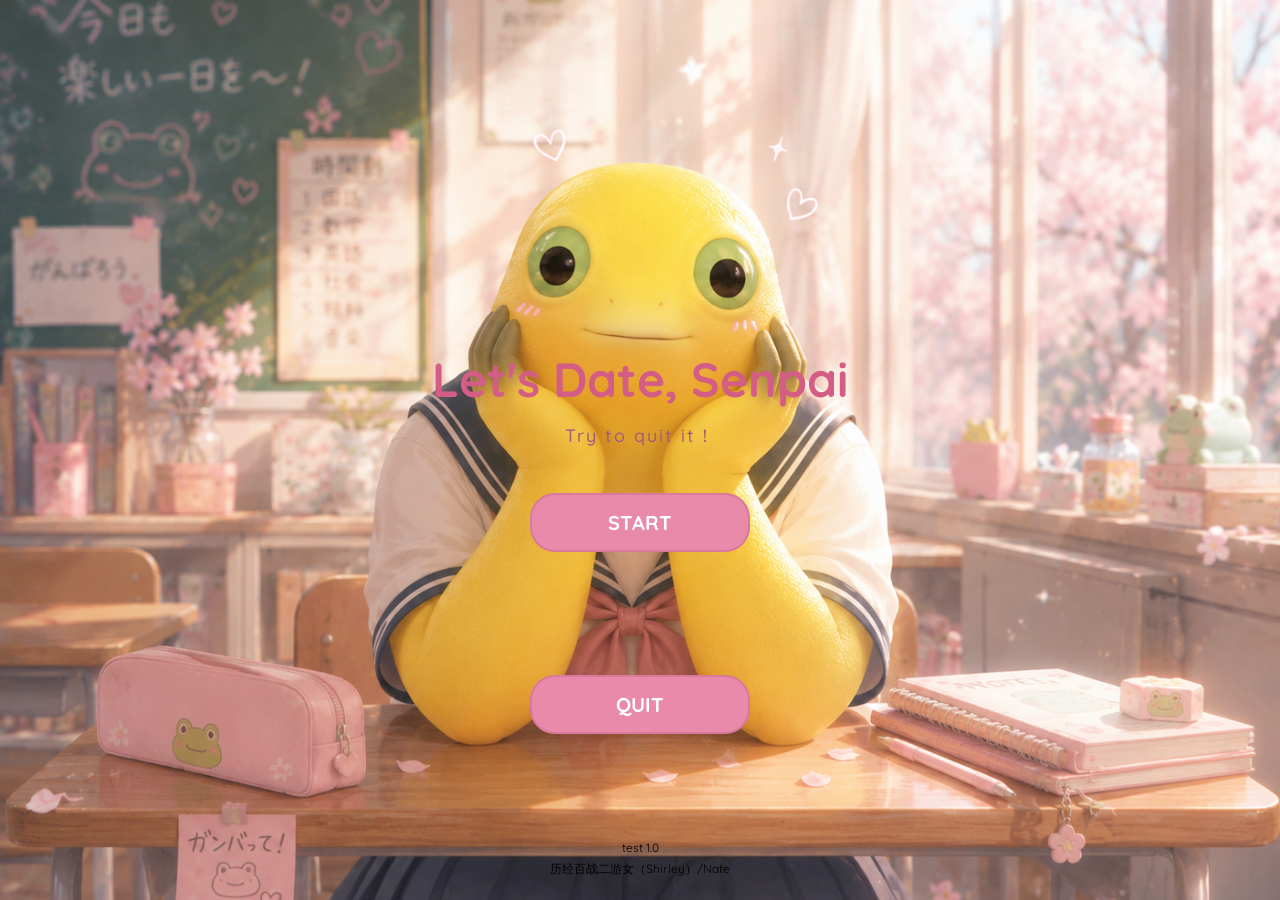
<file: index.html>
<!DOCTYPE html>
<html>

<head>
    <title>Let's Date, Senpai</title>
    <link rel="stylesheet" href="style.css">
</head>

<body>
    <div class="game-container">
        <div class="title-box">
            <h1>Let's Date, Senpai</h1>
            <p>Try to quit it！</p>
        </div>
        <div class="menu">
            <a href="chapter1.html" class="menu-button">
                START
            </a>
            <button id="load-btn">
            QUIT
            </button>
        </div>
        <div class="footer">
            <p>test 1.0</p>
            <p>历经百战二游女（Shirley）/Nate</p>

        </div>

    </div>


    <script>
    const button = document.getElementById('load-btn');

    button.onmouseover = function() {

        const maxX = window.innerWidth - button.offsetWidth;
        const maxY = window.innerHeight - button.offsetHeight;

        const randomX = Math.floor(Math.random() * maxX);
        const randomY = Math.floor(Math.random() * maxY);

        button.style.left = randomX + 'px';
        button.style.top = randomY + 'px';

    };
</script>

</body>
</html>
</file>
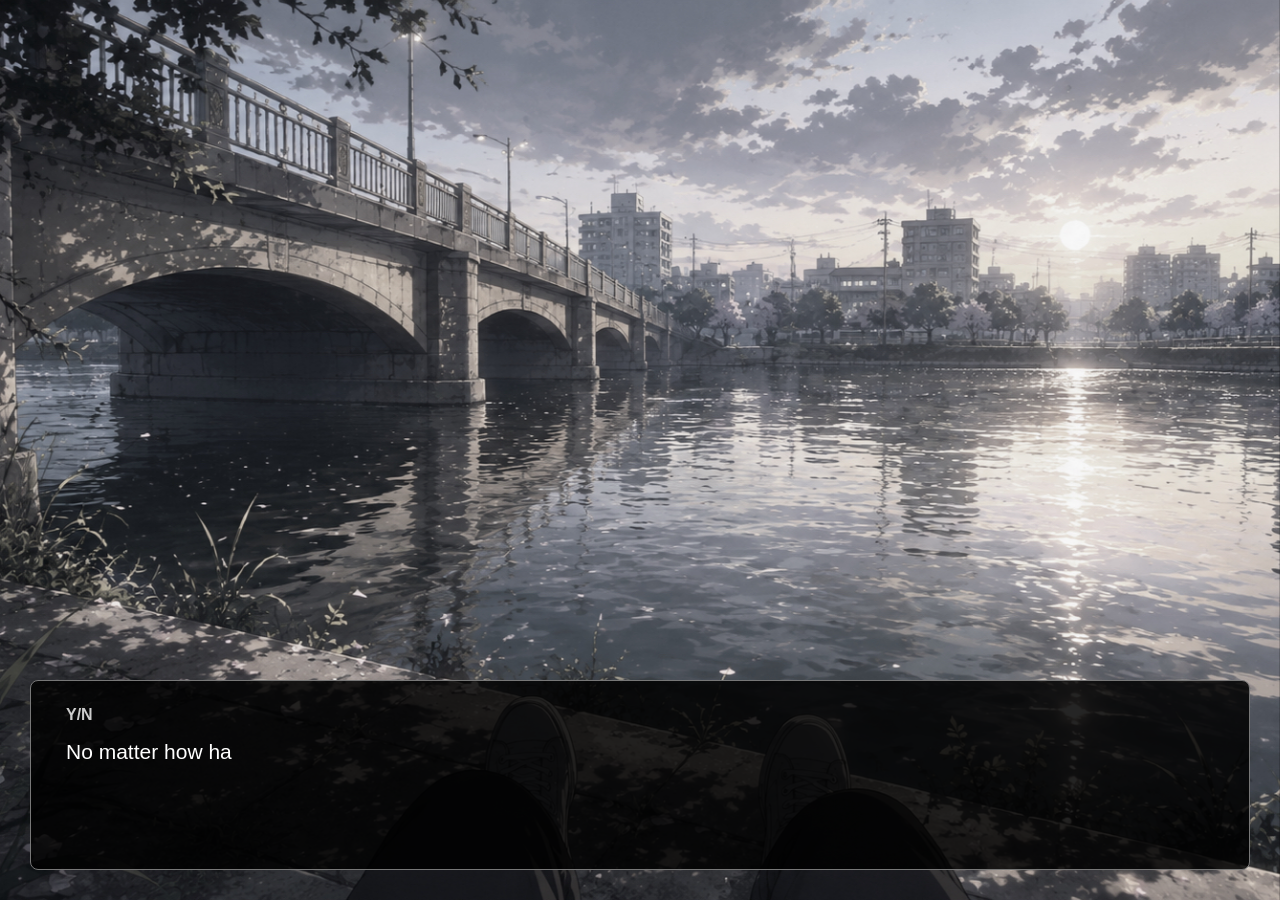
<file: chapter1-2.html>
<!DOCTYPE html>
<html>

<head>
    <meta charset="UTF-8">
    <title>Chapter 1 - Let's Date, Senpai</title>

    <style>

        * {
            margin: 0;
            padding: 0;
            box-sizing: border-box;
        }

        body {
            background-color: black;
            font-family: 'Quicksand', sans-serif;
            color: white;
        }

        .background {
            position: fixed;
            top: 0;
            left: 0;

            width: 100%;
            height: 100vh;

            background-image: url("bg1.jpg");

            background-size: cover;
            background-position: center;
            background-repeat: no-repeat;

            filter: none;

            z-index: -1;
        }

        .story-screen {
            width: 100%;
            height: 100vh;

            display: flex;
            flex-direction: column;
            justify-content: flex-end;

            padding: 30px;
        }

        .dialogue-box {
            width: 100%;
            min-height: 190px;

            background-color: rgba(0, 0, 0, 0.85);

            border: 1px solid #777777;
            border-radius: 8px;

            padding: 25px 35px;

            display: flex;
            flex-direction: column;
            gap: 12px;
        }

        .speaker {
            color: #cccccc;
            font-size: 16px;
            font-weight: bold;
        }

        .english {
            color: white;
            font-size: 21px;
            line-height: 1.5;
        }

        .chinese {
            color: #999999;
            font-size: 14px;
            line-height: 1.5;
        }

        .button-area {
            display: none;
            justify-content: flex-end;
            margin-top: 8px;
        }

        .next-button {
            padding: 10px 25px;

            color: white;
            background-color: #333333;
            border: 1px solid #aaaaaa;
            border-radius: 5px;

            font-size: 15px;
            cursor: pointer;
            transition: 0.3s;
        }

        .next-button:hover {
            background-color: white;
            color: black;
        }

    </style>

</head>

<body>

    <div class="background"></div>

    <div class="story-screen">

        <div class="dialogue-box">

            <p class="speaker" id="speaker">Y/N</p>

            <p class="english" id="english"></p>

            <p class="chinese" id="chinese"></p>

            <div class="button-area" id="button-area">

                <button class="next-button" id="next-button" onclick="nextText()">
                    Continue / 继续
                </button>

            </div>

        </div>

    </div>


    <script>

        let page = 1;

        let speed = 60;

        let englishText = "";
        let chineseText = "";

        function typeText() {

            let englishIndex = 0;
            let chineseIndex = 0;

            document.getElementById("english").innerHTML = "";
            document.getElementById("chinese").innerHTML = "";

            document.getElementById("button-area").style.display = "none";

            let englishTimer = setInterval(function() {

                document.getElementById("english").innerHTML +=
                    englishText.charAt(englishIndex);

                englishIndex++;

                if (englishIndex >= englishText.length) {

                    clearInterval(englishTimer);

                    let chineseTimer = setInterval(function() {

                        document.getElementById("chinese").innerHTML +=
                            chineseText.charAt(chineseIndex);

                        chineseIndex++;

                        if (chineseIndex >= chineseText.length) {

                            clearInterval(chineseTimer);

                            document.getElementById("button-area").style.display = "flex";

                        }

                    }, speed);

                }

            }, speed);

        }

        function nextText() {

            if (page == 1) {

                document.getElementById("speaker").innerHTML = "???";

                englishText =
                    "Y/N, what are you thinking about? Why so gloomy?";

                chineseText =
                    "Y/N，在想什么呢？怎么闷闷不乐的？";

                document.getElementById("next-button").innerHTML =
                    "Look up / 抬头看";

                page = 2;

                typeText();

            }

            else if (page == 2) {

                window.location.href = "chapter1-3.html";

            }

        }

        englishText =
            "No matter how hard I try, I'll probably always be just an ordinary person.";

        chineseText =
            "无论我再怎么努力，我大概也只会是一个平平无奇的人吧。";

        typeText();

    </script>

</body>

</html>
</file>
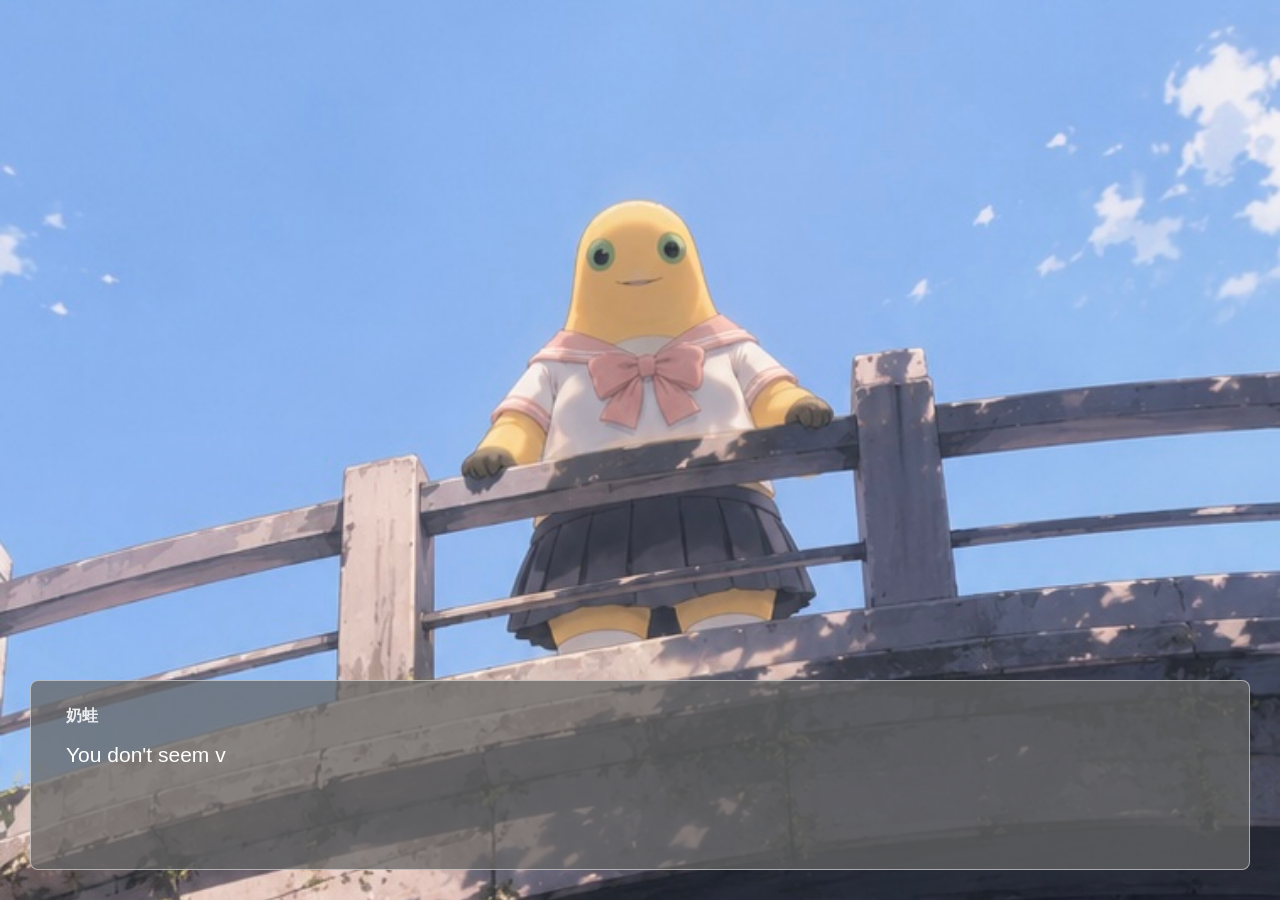
<file: chapter1-3.html>
<!DOCTYPE html>
<html>
<head>
<meta charset="UTF-8">
<title>Chapter 1 - Let's Date, Senpai</title>

<style>

* {
    margin: 0;
    padding: 0;
    box-sizing: border-box;
}

body {
    background-color: black;
    font-family: 'Quicksand', sans-serif;
    color: white;
}

.background {
    position: fixed;
    width: 100%;
    height: 100vh;

    background-image: url("bg2.png");

    background-size: cover;
    background-position: center;
    background-repeat: no-repeat;

    filter: none;

    z-index: -1;
}

.story-screen {
    width: 100%;
    height: 100vh;

    display: flex;
    flex-direction: column;
    justify-content: flex-end;

    padding: 30px;
}

.dialogue-box {
    width: 100%;
    min-height: 190px;

    background-color: rgba(100, 100, 100, 0.75);

    border: 1px solid rgba(255, 255, 255, 0.5);
    border-radius: 8px;

    padding: 25px 35px;

    display: flex;
    flex-direction: column;
    gap: 12px;
}

.speaker {
    color: #eeeeee;
    font-size: 16px;
    font-weight: bold;
}

.english {
    color: white;
    font-size: 21px;
    line-height: 1.5;
}

.chinese {
    color: #dddddd;
    font-size: 14px;
    line-height: 1.5;
}

.button-area {
    display: none;
    justify-content: flex-end;
    margin-top: 8px;
}

.next-button {
    padding: 10px 25px;

    color: white;
    background-color: #555555;

    border: 1px solid #dddddd;
    border-radius: 5px;

    font-size: 15px;
    cursor: pointer;

    transition: 0.3s;
}

.next-button:hover {
    background-color: white;
    color: black;
}

.transition-screen {
    position: fixed;
    top: 0;
    left: 0;

    width: 100%;
    height: 100vh;

    background-color: #777777;

    display: none;
    justify-content: center;
    align-items: center;

    z-index: 10;
}

.transition-content {
    text-align: center;
}

.transition-text {
    color: white;
    font-size: 30px;
    font-weight: 500;
    letter-spacing: 3px;
    opacity: 0;
}

.transition-chinese {
    color: #dddddd;
    font-size: 16px;
    margin-top: 12px;
    letter-spacing: 2px;
    opacity: 0;
}

.fade-in {
    animation: fadeIn 2s forwards;
}

.fade-in .transition-chinese {
    animation: fadeIn 2s forwards;
}

.fade-out {
    animation: fadeOut 2s forwards;
}

.fade-out .transition-chinese {
    animation: fadeOut 2s forwards;
}

@keyframes fadeIn {
    from {
        opacity: 0;
    }
    to {
        opacity: 1;
    }
}

@keyframes fadeOut {
    from {
        opacity: 1;
    }
    to {
        opacity: 0;
    }
}

</style>
</head>

<body>

<div class="transition-screen" id="transition-screen">

    <div class="transition-content">
        <p class="transition-text" id="transition-text"></p>
        <p class="transition-chinese" id="transition-chinese"></p>
    </div>

</div>

<div class="background"></div>

<div class="story-screen">

    <div class="dialogue-box">

        <p class="speaker" id="speaker">奶蛙</p>

        <p class="english" id="english"></p>

        <p class="chinese" id="chinese"></p>

        <!-- Button -->
        <div class="button-area" id="button-area">

            <button class="next-button"
            id="next-button"
            onclick="nextText()">

                Continue / 继续

            </button>

        </div>

    </div>

</div>

<script>

let page = 1;
let speed = 60;

let englishText = "";
let chineseText = "";

function typeText() {

    let englishIndex = 0;
    let chineseIndex = 0;

    document.getElementById("english").innerHTML = "";
    document.getElementById("chinese").innerHTML = "";

    document.getElementById("button-area").style.display = "none";

    let englishTimer = setInterval(function() {

        document.getElementById("english").innerHTML +=
        englishText.charAt(englishIndex);

        englishIndex++;

        if (englishIndex >= englishText.length) {

            clearInterval(englishTimer);

            let chineseTimer = setInterval(function() {

                document.getElementById("chinese").innerHTML +=
                chineseText.charAt(chineseIndex);

                chineseIndex++;

                if (chineseIndex >= chineseText.length) {

                    clearInterval(chineseTimer);

                    document.getElementById("button-area").style.display = "flex";

                }

            }, speed);

        }

    }, speed);

}

function showTransition() {

    let screen = document.getElementById("transition-screen");

    let text = document.getElementById("transition-text");

    let chinese = document.getElementById("transition-chinese");

    document.querySelector(".story-screen").style.display = "none";

    screen.style.display = "flex";

    text.innerHTML = "A Few Months Later";
    chinese.innerHTML = "几个月后";

    text.className = "transition-text fade-in";

    setTimeout(function() {

        text.className = "transition-text fade-out";

        setTimeout(function() {

            text.innerHTML = "Walking Home with a Familiar Face";
            chinese.innerHTML = "与偶遇的奶蛙一起放学";

            text.className = "transition-text fade-in";

            setTimeout(function() {

                text.className = "transition-text fade-out";

                setTimeout(function() {

                    window.location.href = "chapter1-4.html";

                }, 2000);

            }, 2500);

        }, 2000);

    }, 2500);

}

function nextText() {

    if (page == 1) {

        document.getElementById("speaker").innerHTML = "Y/N";

        englishText = "Th... thank you.";
        chineseText = "谢……谢谢。";

        page = 2;

        typeText();

    } else if (page == 2) {

        showTransition();

    }

}

englishText = "You don't seem very happy. It's okay. Keep going, senpai!";

chineseText = "你好像不太开心，没事的，加油啊前辈！";

typeText();

</script>

</body>
</html>
</file>
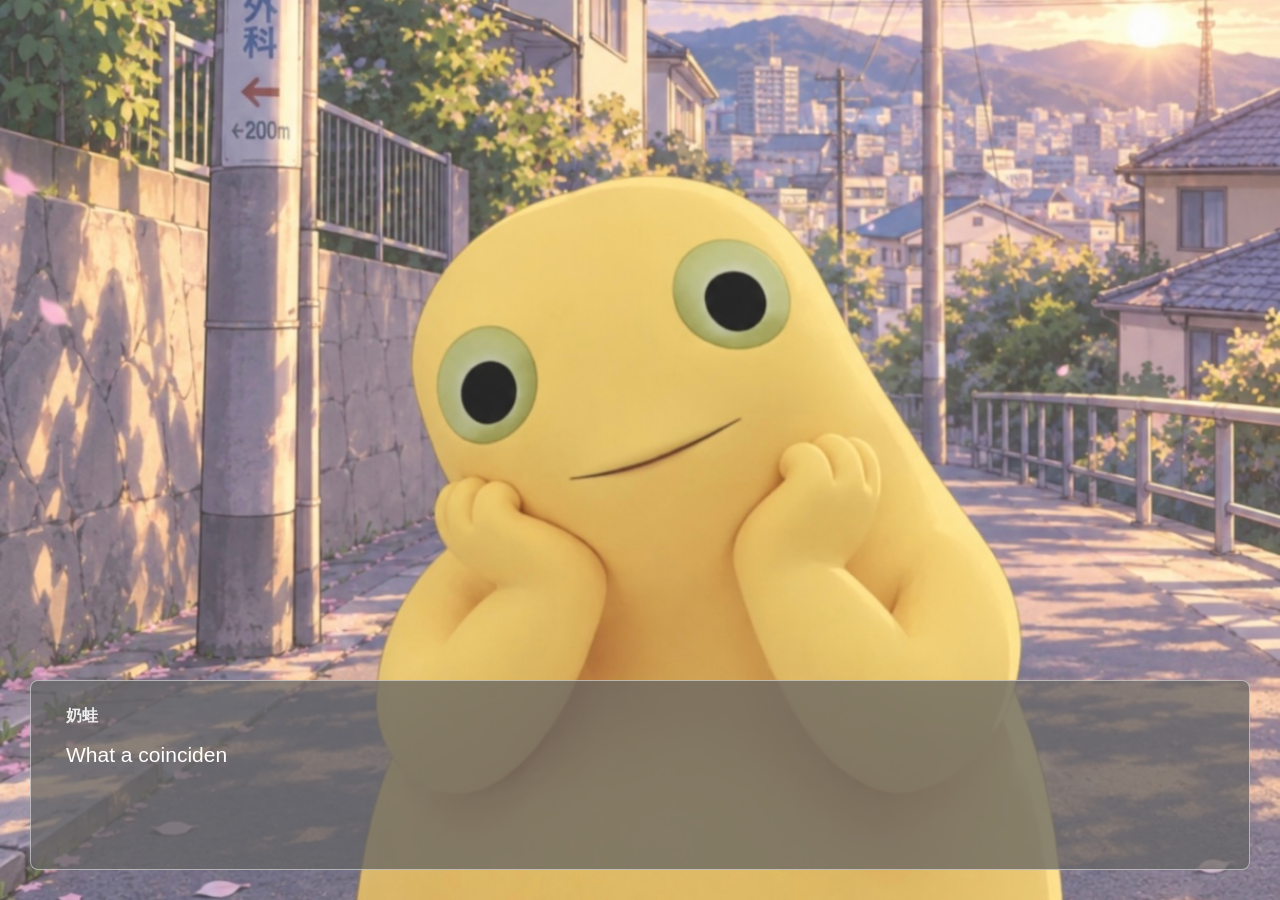
<file: chapter1-4.html>
<!DOCTYPE html>
<html>

<head>
<meta charset="UTF-8">
<title>Chapter 1 - Let's Date, Senpai</title>

<style>

* {
    margin: 0;
    padding: 0;
    box-sizing: border-box;
}

body {
    background-color: black;
    font-family: 'Quicksand', sans-serif;
    color: white;
}

.background {
    position: fixed;
    top: 0;
    left: 0;

    width: 100%;
    height: 100vh;

    background-image: url("bg3.jpg");

    background-size: cover;
    background-position: center;
    background-repeat: no-repeat;

    z-index: -1;

    transition: background-image 0.5s;
}

.story-screen {
    width: 100%;
    height: 100vh;

    display: flex;
    flex-direction: column;
    justify-content: flex-end;

    padding: 30px;
}

.dialogue-box {
    width: 100%;
    min-height: 190px;

    background-color: rgba(100, 100, 100, 0.75);

    border: 1px solid rgba(255, 255, 255, 0.5);
    border-radius: 8px;

    padding: 25px 35px;

    display: flex;
    flex-direction: column;
    gap: 12px;
}

.speaker {
    color: #eeeeee;
    font-size: 16px;
    font-weight: bold;
}

.english {
    color: white;
    font-size: 21px;
    line-height: 1.5;
}

.chinese {
    color: #dddddd;
    font-size: 14px;
    line-height: 1.5;
}

.button-area {
    display: none;
    justify-content: flex-end;
    margin-top: 8px;
}

.next-button {
    padding: 10px 25px;

    color: white;
    background-color: #555555;

    border: 1px solid #dddddd;
    border-radius: 5px;

    font-size: 15px;
    cursor: pointer;

    transition: 0.3s;
}

.next-button:hover {
    background-color: white;
    color: black;
}

</style>
</head>


<body>
<div class="background" id="background"></div>
<div class="story-screen">

    <div class="dialogue-box">
        <p class="speaker" id="speaker">奶蛙</p>
        <p class="english" id="english"></p>
        <p class="chinese" id="chinese"></p>
        <div class="button-area" id="button-area">

            <button class="next-button"
            id="next-button"
            onclick="nextText()">

                Continue / 继续

            </button>

        </div>

    </div>

</div>


<script>
let page = 1;

let speed = 60;
let englishText = "";
let chineseText = "";

function typeText() {

    let englishIndex = 0;
    let chineseIndex = 0;
    document.getElementById("english").innerHTML = "";
    document.getElementById("chinese").innerHTML = "";
    document.getElementById("button-area").style.display = "none";
    let englishTimer = setInterval(function() {

        document.getElementById("english").innerHTML +=
        englishText.charAt(englishIndex);

        englishIndex++;
        if (englishIndex >= englishText.length) {

            clearInterval(englishTimer);

            let chineseTimer = setInterval(function() {

                document.getElementById("chinese").innerHTML +=
                chineseText.charAt(chineseIndex);

                chineseIndex++;

                if (chineseIndex >= chineseText.length) {

                    clearInterval(chineseTimer);

                    document.getElementById("button-area").style.display = "flex";

                }

            }, speed);

        }

    }, speed);

}

function changeBackground() {

    document.getElementById("background").style.backgroundImage =
    'url("bg4.jpg")';

}

function nextText() {

    if (page == 1) {

        document.getElementById("speaker").innerHTML = "Y/N";

        englishText =
        "Yeah... How was your day?";

        chineseText =
        "是啊……你今天过得怎么样？";

        document.getElementById("next-button").innerHTML =
        "Listen / 倾听";

        page = 2;

        typeText();

    }

    else if (page == 2) {
        changeBackground();

        document.getElementById("speaker").innerHTML = "奶蛙";

        englishText =
        "（说了些苦恼的话）";

        chineseText =
        "我是区吧！";

        document.getElementById("next-button").innerHTML =
        "Continue / 继续";

        page = 3;

        typeText();

    }

    else if (page == 3) {

        document.getElementById("speaker").innerHTML = "Y/N";

        englishText =
        "（说了些安慰的话）";

        chineseText =
        "你也是直接不区了好吧";

        document.getElementById("next-button").innerHTML =
        "Continue / 继续";

        page = 4;

        typeText();

    }

    else if (page == 4) {

        window.location.href = "end.html";

    }

}

englishText =
"What a coincidence, senpai! I just happened to run into you after school.";

chineseText =
"好巧啊前辈，正好碰到你放学啦。";

typeText();


</script>

</body>
</html>
</file>
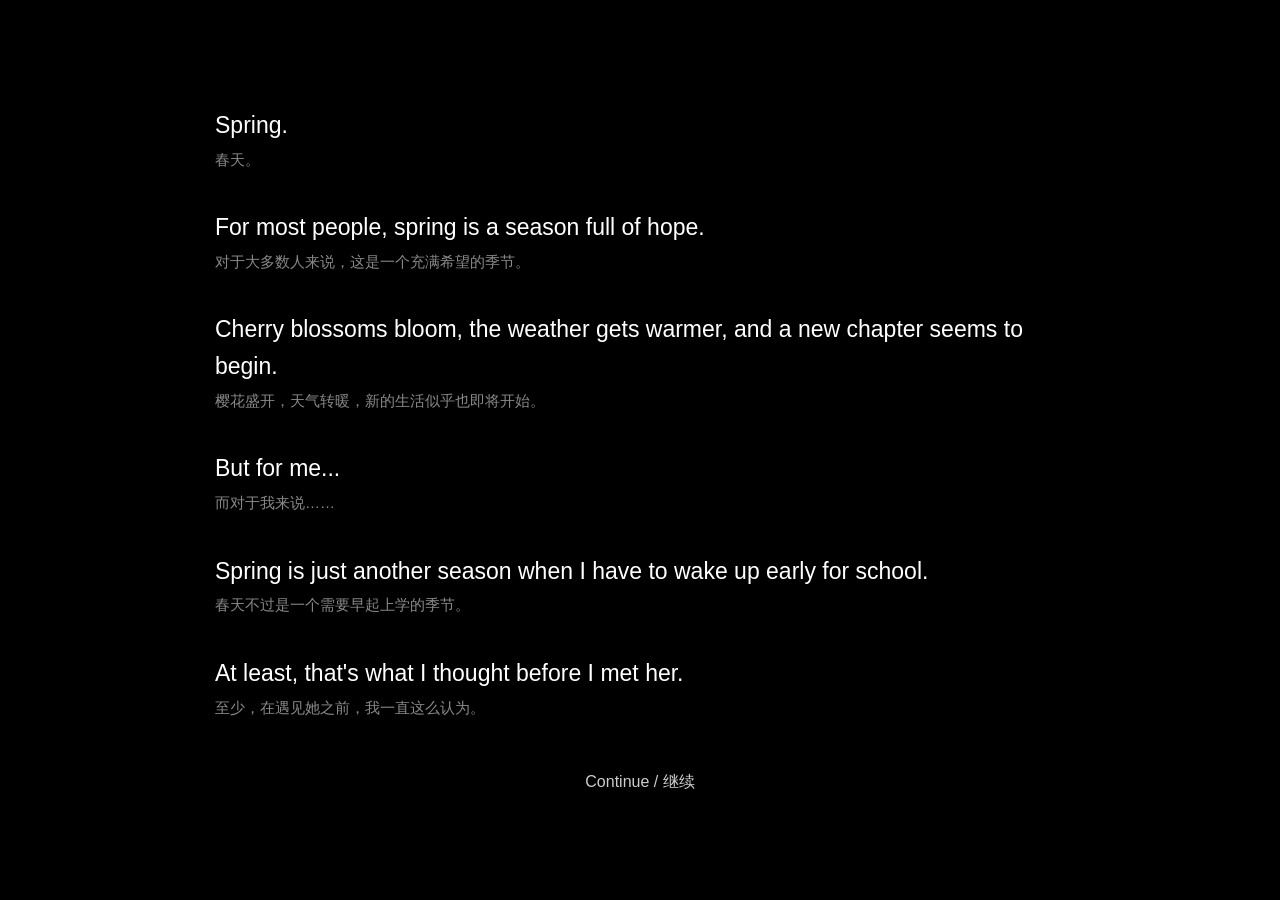
<file: chapter1.html>
<!DOCTYPE html>
<html>

<head>
    <meta charset="UTF-8">
    <title>Prologue - Let's Date, Senpai</title>

    <style>
        * {
            margin: 0;
            padding: 0;
            box-sizing: border-box;
        }

        body {
            background-color: black;
            font-family: 'Quicksand', sans-serif;
            color: white;
        }

        .intro-screen {
            width: 100%;
            min-height: 100vh;
            background-color: black;

            display: flex;
            flex-direction: column;
            justify-content: center;
            align-items: center;

            animation: screenFade 2s ease forwards;
        }

        /* =========================
           Story Text
        ========================= */

        .story-text {
            width: 75%;
            max-width: 850px;
            text-align: left;
        }

        /* 每一段文字 */
        .story-line {
            margin-bottom: 38px;

            opacity: 0;
            transform: translateY(-15px);

            animation: textReveal 1.2s ease forwards;
        }

        /* 英文主文本 */
        .english {
            color: white;
            font-size: 23px;
            line-height: 1.6;
            margin-bottom: 5px;
        }

        /* 中文辅助文本 */
        .chinese {
            color: #888888;
            font-size: 15px;
            line-height: 1.5;
        }

        /* =========================
           Animation Delay
        ========================= */

        .story-line:nth-child(1) {
            animation-delay: 1.5s;
        }

        .story-line:nth-child(2) {
            animation-delay: 3s;
        }

        .story-line:nth-child(3) {
            animation-delay: 4.5s;
        }

        .story-line:nth-child(4) {
            animation-delay: 6s;
        }

        .story-line:nth-child(5) {
            animation-delay: 7.5s;
        }

        .story-line:nth-child(6) {
            animation-delay: 9s;
        }
        .continue-button {
            margin-top: 15px;
            color: #cccccc;
            font-size: 16px;
            text-decoration: none;

            opacity: 0;
            animation: textReveal 1s ease forwards;
            animation-delay: 11s;

            transition: 0.3s;
        }

        .continue-button:hover {
            color: white;
        }

        @keyframes screenFade {
            from {
                opacity: 0;
            }

            to {
                opacity: 1;
            }
        }

        @keyframes textReveal {
            from {
                opacity: 0;
                transform: translateY(-15px);
            }

            to {
                opacity: 1;
                transform: translateY(0);
            }
        }

    </style>

</head>

<body>

    <div class="intro-screen">

        <div class="story-text">

            <div class="story-line">
                <p class="english">Spring.</p>
                <p class="chinese">春天。</p>
            </div>

            <div class="story-line">
                <p class="english">
                    For most people, spring is a season full of hope.
                </p>

                <p class="chinese">
                    对于大多数人来说，这是一个充满希望的季节。
                </p>
            </div>

            <div class="story-line">
                <p class="english">
                    Cherry blossoms bloom, the weather gets warmer,
                    and a new chapter seems to begin.
                </p>

                <p class="chinese">
                    樱花盛开，天气转暖，新的生活似乎也即将开始。
                </p>
            </div>

            <div class="story-line">
                <p class="english">But for me...</p>
                <p class="chinese">而对于我来说……</p>
            </div>

            <div class="story-line">
                <p class="english">
                    Spring is just another season when I have to
                    wake up early for school.
                </p>

                <p class="chinese">
                    春天不过是一个需要早起上学的季节。
                </p>
            </div>

            <div class="story-line">
                <p class="english">
                    At least, that's what I thought before I met her.
                </p>

                <p class="chinese">
                    至少，在遇见她之前，我一直这么认为。
                </p>
            </div>

        </div>

        <a href="chapter1-2.html" class="continue-button">
            Continue / 继续
        </a>

    </div>

</body>

</html>
</file>
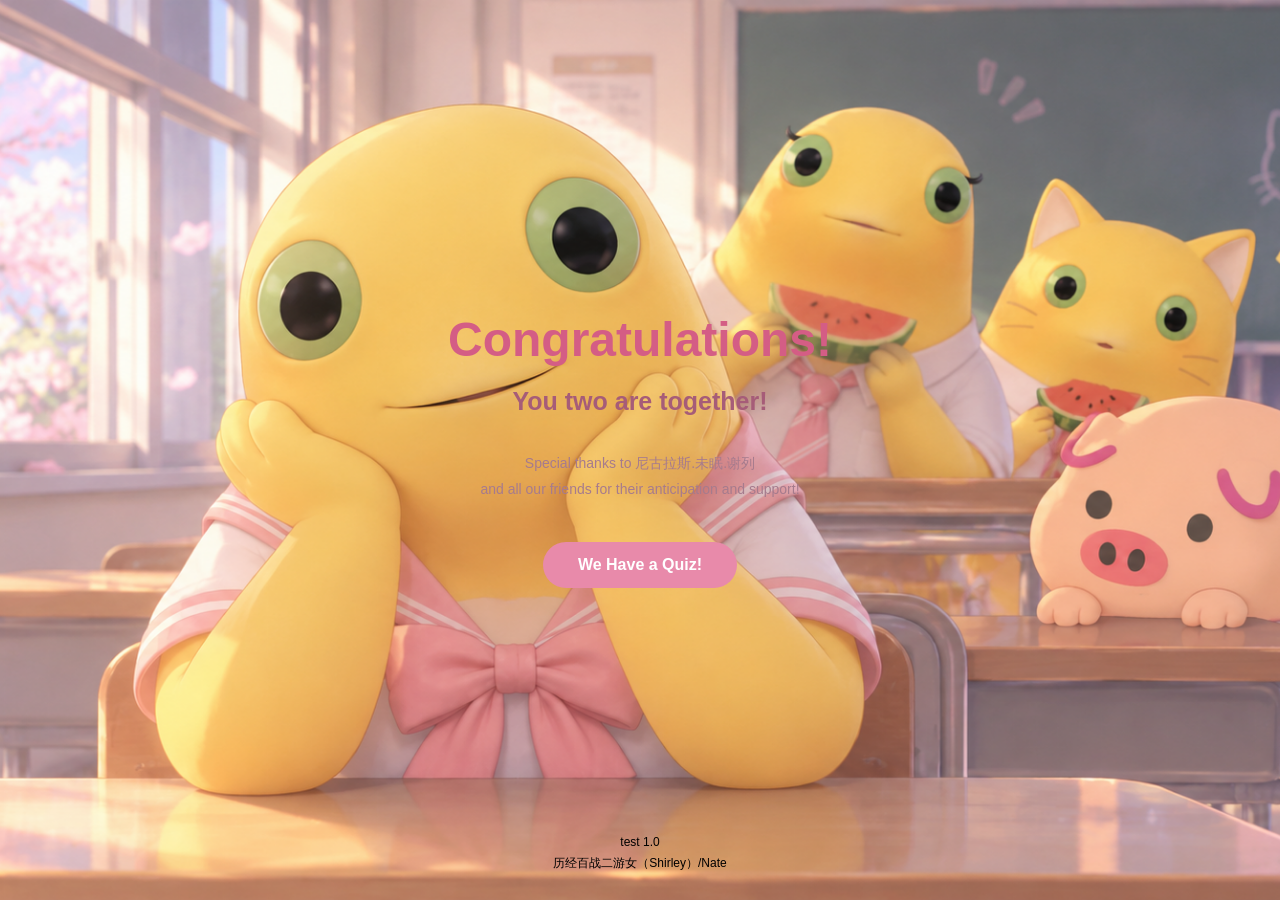
<file: end.html>
<!DOCTYPE html>
<html>

<head>
<meta charset="UTF-8">
<title>Let's Date, Senpai - End</title>

<style>

/* =========================
   Basic Settings
========================= */

* {
    margin: 0;
    padding: 0;
    box-sizing: border-box;
}

body {
    width: 100%;
    min-height: 100vh;

    background-image: url("bg5.png");
    background-size: cover;
    background-position: center;
    background-repeat: no-repeat;

    font-family: 'Quicksand', sans-serif;
    color: #8b4563;

    display: flex;
    flex-direction: column;
    justify-content: center;
    align-items: center;

    position: relative;
    text-align: center;
}

/* =========================
   Main Content
========================= */

.main-content {
    display: flex;
    flex-direction: column;
    align-items: center;

    gap: 20px;

    padding: 30px;
}

/* Congratulations */

h1 {
    font-size: 48px;
    font-weight: 700;
    color: #D45D85;
}

/* Main Message */

.message {
    font-size: 25px;
    font-weight: 600;
    color: #a65c78;
}

/* Thank You */

.thank-you {
    font-size: 14px;
    color: #a67b8d;

    margin-top: 15px;
    line-height: 1.8;
}

/* =========================
   Quiz Button
========================= */

.quiz-button {
    margin-top: 20px;
    padding: 14px 35px;

    background-color: #e88aaa;
    color: white;

    border: none;
    border-radius: 30px;

    font-size: 16px;
    font-family: 'Quicksand', sans-serif;
    font-weight: 700;

    cursor: pointer;
    transition: 0.3s;
}

.quiz-button:hover {
    background-color: #d45d85;
    transform: scale(1.05);
}

/* =========================
   Footer
========================= */

.footer {
    position: absolute;
    bottom: 25px;

    width: 100%;

    text-align: center;

    font-size: 12px;
    line-height: 1.8;

    color: #000000;
}

</style>
</head>

<body>

    <div class="main-content">

        <h1>Congratulations!</h1>

        <p class="message">
            You two are together!
        </p>

        <p class="thank-you">
            Special thanks to 尼古拉斯.未眠.谢列<br>
            and all our friends for their anticipation and support!
        </p>

        <!-- Quiz Button -->
        <button class="quiz-button"
        onclick="window.location.href='quiz.html'">
            We Have a Quiz!
        </button>

    </div>

    <!-- Footer -->
    <div class="footer">

        <p>test 1.0</p>

        <p>历经百战二游女（Shirley）/Nate</p>

    </div>

</body>

</html>
</file>
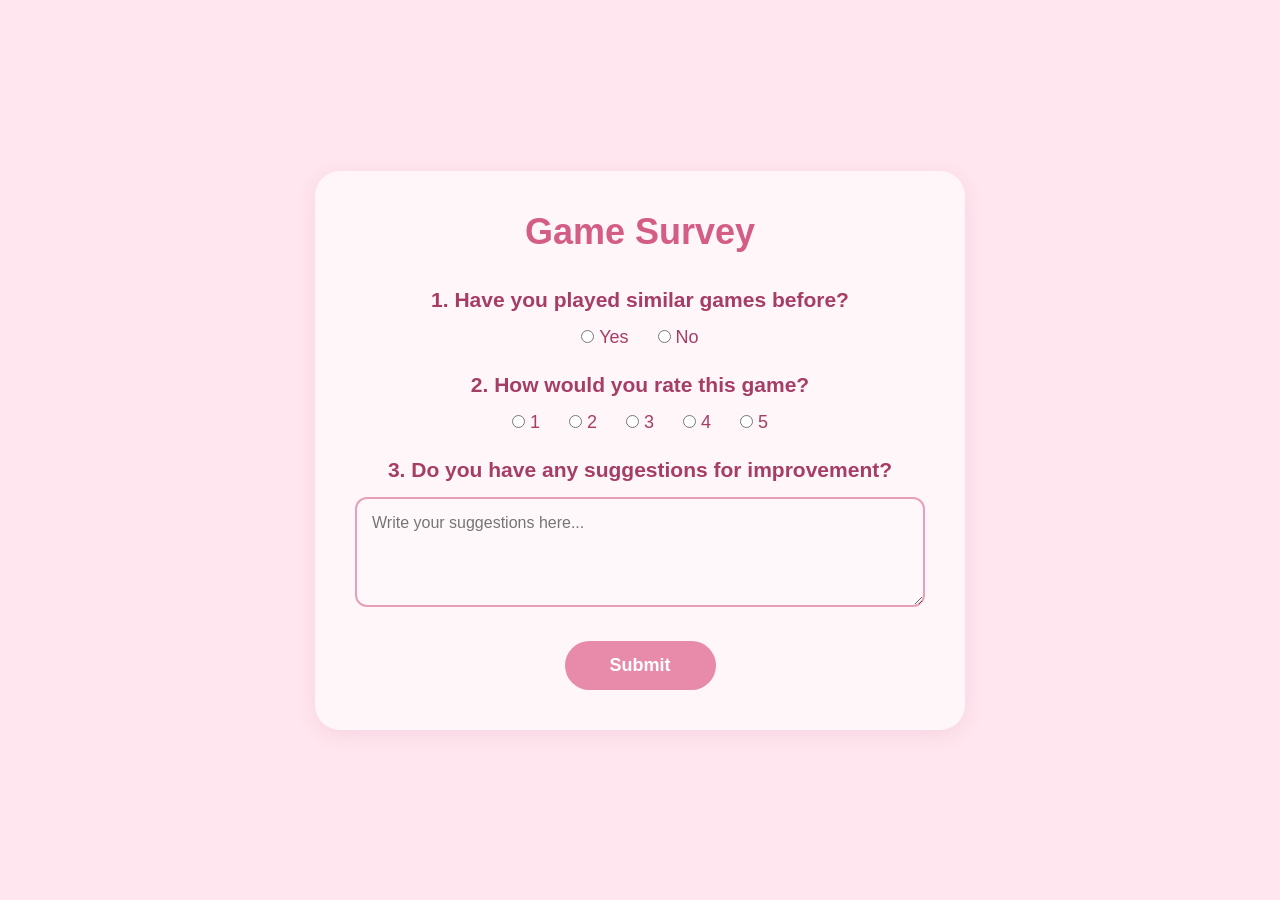
<file: quiz.html>
<!DOCTYPE html>
<html>

<head>
<meta charset="UTF-8">
<title>Let's Date, Senpai - Quiz</title>

<style>

/* =========================
   Basic Settings
========================= */

* {
    margin: 0;
    padding: 0;
    box-sizing: border-box;
}

body {
    min-height: 100vh;

    background-color: #FFE6EF;

    font-family: 'Quicksand', sans-serif;
    color: #A63D65;

    display: flex;
    justify-content: center;
    align-items: center;

    text-align: center;
}

/* =========================
   Quiz Container
========================= */

.quiz-container {
    width: 90%;
    max-width: 650px;

    padding: 40px;

    background-color: rgba(255, 255, 255, 0.65);

    border-radius: 25px;

    box-shadow: 0 5px 20px rgba(180, 80, 120, 0.12);
}

/* Title */

h1 {
    font-size: 36px;
    color: #D45D85;

    margin-bottom: 35px;
}

/* Questions */

.question {
    font-size: 21px;
    font-weight: 700;

    margin-top: 25px;
    margin-bottom: 15px;
}

/* Options */

.options {
    font-size: 18px;
    margin-bottom: 20px;
}

.options label {
    margin: 0 12px;
    cursor: pointer;
}

input[type="radio"] {
    accent-color: #D45D85;
    cursor: pointer;
}

/* Textarea */

textarea {
    width: 100%;
    height: 110px;

    padding: 15px;

    border: 2px solid #E8A0BA;
    border-radius: 12px;

    background-color: #FFF8FB;

    font-family: inherit;
    font-size: 16px;

    color: #8B4563;

    resize: vertical;
    outline: none;
}

textarea:focus {
    border-color: #D45D85;
}

/* Submit Button */

.submit-button {
    margin-top: 30px;

    padding: 14px 45px;

    background-color: #E88AAA;
    color: white;

    border: none;
    border-radius: 30px;

    font-family: inherit;
    font-size: 18px;
    font-weight: 700;

    cursor: pointer;
    transition: 0.3s;
}

.submit-button:hover {
    background-color: #D45D85;
    transform: scale(1.05);
}

/* =========================
   Thank You Screen
========================= */

#thank-you-screen {
    display: none;
}

#thank-you-screen h1 {
    font-size: 42px;
    color: #D45D85;
}

#thank-you-screen p {
    font-size: 20px;
    margin-top: 20px;
    line-height: 1.8;
}

</style>
</head>


<body>

<!-- =========================
     Quiz Page
========================= -->

<div class="quiz-container" id="quiz-screen">

    <h1>Game Survey</h1>

    <form id="quiz-form">

        <!-- Question 1 -->

        <p class="question">
            1. Have you played similar games before?
        </p>

        <div class="options">

            <label>
                <input type="radio" name="experience" value="Yes" required>
                Yes
            </label>

            <label>
                <input type="radio" name="experience" value="No">
                No
            </label>

        </div>


        <!-- Question 2 -->

        <p class="question">
            2. How would you rate this game?
        </p>

        <div class="options">

            <label>
                <input type="radio" name="rating" value="1" required>
                1
            </label>

            <label>
                <input type="radio" name="rating" value="2">
                2
            </label>

            <label>
                <input type="radio" name="rating" value="3">
                3
            </label>

            <label>
                <input type="radio" name="rating" value="4">
                4
            </label>

            <label>
                <input type="radio" name="rating" value="5">
                5
            </label>

        </div>


        <!-- Question 3 -->

        <p class="question">
            3. Do you have any suggestions for improvement?
        </p>

        <textarea
            name="suggestions"
            placeholder="Write your suggestions here..."
        ></textarea>


        <!-- Submit Button -->

        <button type="submit" class="submit-button">
            Submit
        </button>

    </form>

</div>


<!-- =========================
     Thank You Page
========================= -->

<div class="quiz-container" id="thank-you-screen">

    <h1>Thank You for Playing!</h1>

    <p>
        We hope you enjoyed the game!
    </p>

    <p>
        Your feedback means a lot to us!
    </p>

    <!-- Back to Home Button -->
    <button class="submit-button"
    onclick="window.location.href='index.html'">
        Back to Home
    </button>

</div>


<!-- =========================
     JavaScript
========================= -->

<script>

document.getElementById("quiz-form").addEventListener("submit", function(event) {

    event.preventDefault();

    // Hide Quiz Screen
    document.getElementById("quiz-screen").style.display = "none";

    // Show Thank You Screen
    document.getElementById("thank-you-screen").style.display = "block";

});

</script>

</body>
</html>
</file>
<file: style.css>
@import url('https://fonts.googleapis.com/css2?family=Quicksand:wght@400;500;600;700&display=swap');
* {
    margin: 0;
    padding: 0;
    box-sizing: border-box;
}
body {
    background-image:url("naiwafm.png");
    background-size: cover;
    background-position: center;
    background-repeat: no-repeat;

    font-family: 'Quicksand', sans-serif;
    color: #8b4563;
}
.game-container {
    width: 100%;
    height: 100vh;

    display: flex;
    flex-direction: column;
    justify-content: center;
    align-items: center;
}
.title-box {
    text-align: center;
    margin-bottom: 45px;
}

.title-box h1 {
    font-size: 48px;
    font-weight: 700;
    color: #d45d85;

    margin-bottom: 15px;
}

.title-box p {
    font-size: 18px;
    font-weight: 500;
    color: #a65c78;

    letter-spacing: 2px;
}
.menu {
    display: flex;
    flex-direction: column;

    gap: 15px;
    width: 220px;
}
.menu-button {
    padding: 15px;

    font-family: 'Quicksand', sans-serif;
    font-size: 20px;
    font-weight: 700;

    color: white;
    background-color: #e98aaa;

    border: 2px solid #d9799b;
    border-radius: 25px;

    text-align: center;
    text-decoration: none;

    transition: 0.3s;
    cursor: pointer;
}

.menu-button:hover {
    background-color: #d45d85;
    transform: scale(1.05);
}
#load-btn {
    position: fixed;

    width: 220px;
    top: 75%;
    left: calc(50% - 110px);

    padding: 15px;

    font-family: 'Quicksand', sans-serif;
    font-size: 20px;
    font-weight: 700;

    color: white;
    background-color: #e98aaa;

    border: 2px solid #d9799b;
    border-radius: 25px;

    cursor: pointer;

    transition: top 0.2s, left 0.2s;
}
.footer {
    position: absolute;
    bottom: 20px;

    width: 100%;

    text-align: center;
    color: #000000;

    font-size: 12px;
    line-height: 1.8;
}
.dialogue-box {
    width: 100%;
    min-height: 190px;

    background-image: url("bg1.png");
    background-size: cover;
    background-position: center;
    background-repeat: no-repeat;

    border: 1px solid #777777;
    border-radius: 8px;

    padding: 25px 35px;

    display: flex;
    flex-direction: column;
    gap: 12px;
}
.transition-content {
    text-align: center;
}

.transition-chinese {
    color: #dddddd;
    font-size: 16px;
    margin-top: 12px;
    letter-spacing: 2px;
    opacity: 0;
}
.fade-in .transition-chinese {
    animation: fadeIn 2s forwards;
}
.fade-out .transition-chinese {
    animation: fadeOut 2s forwards;
}
</file>
